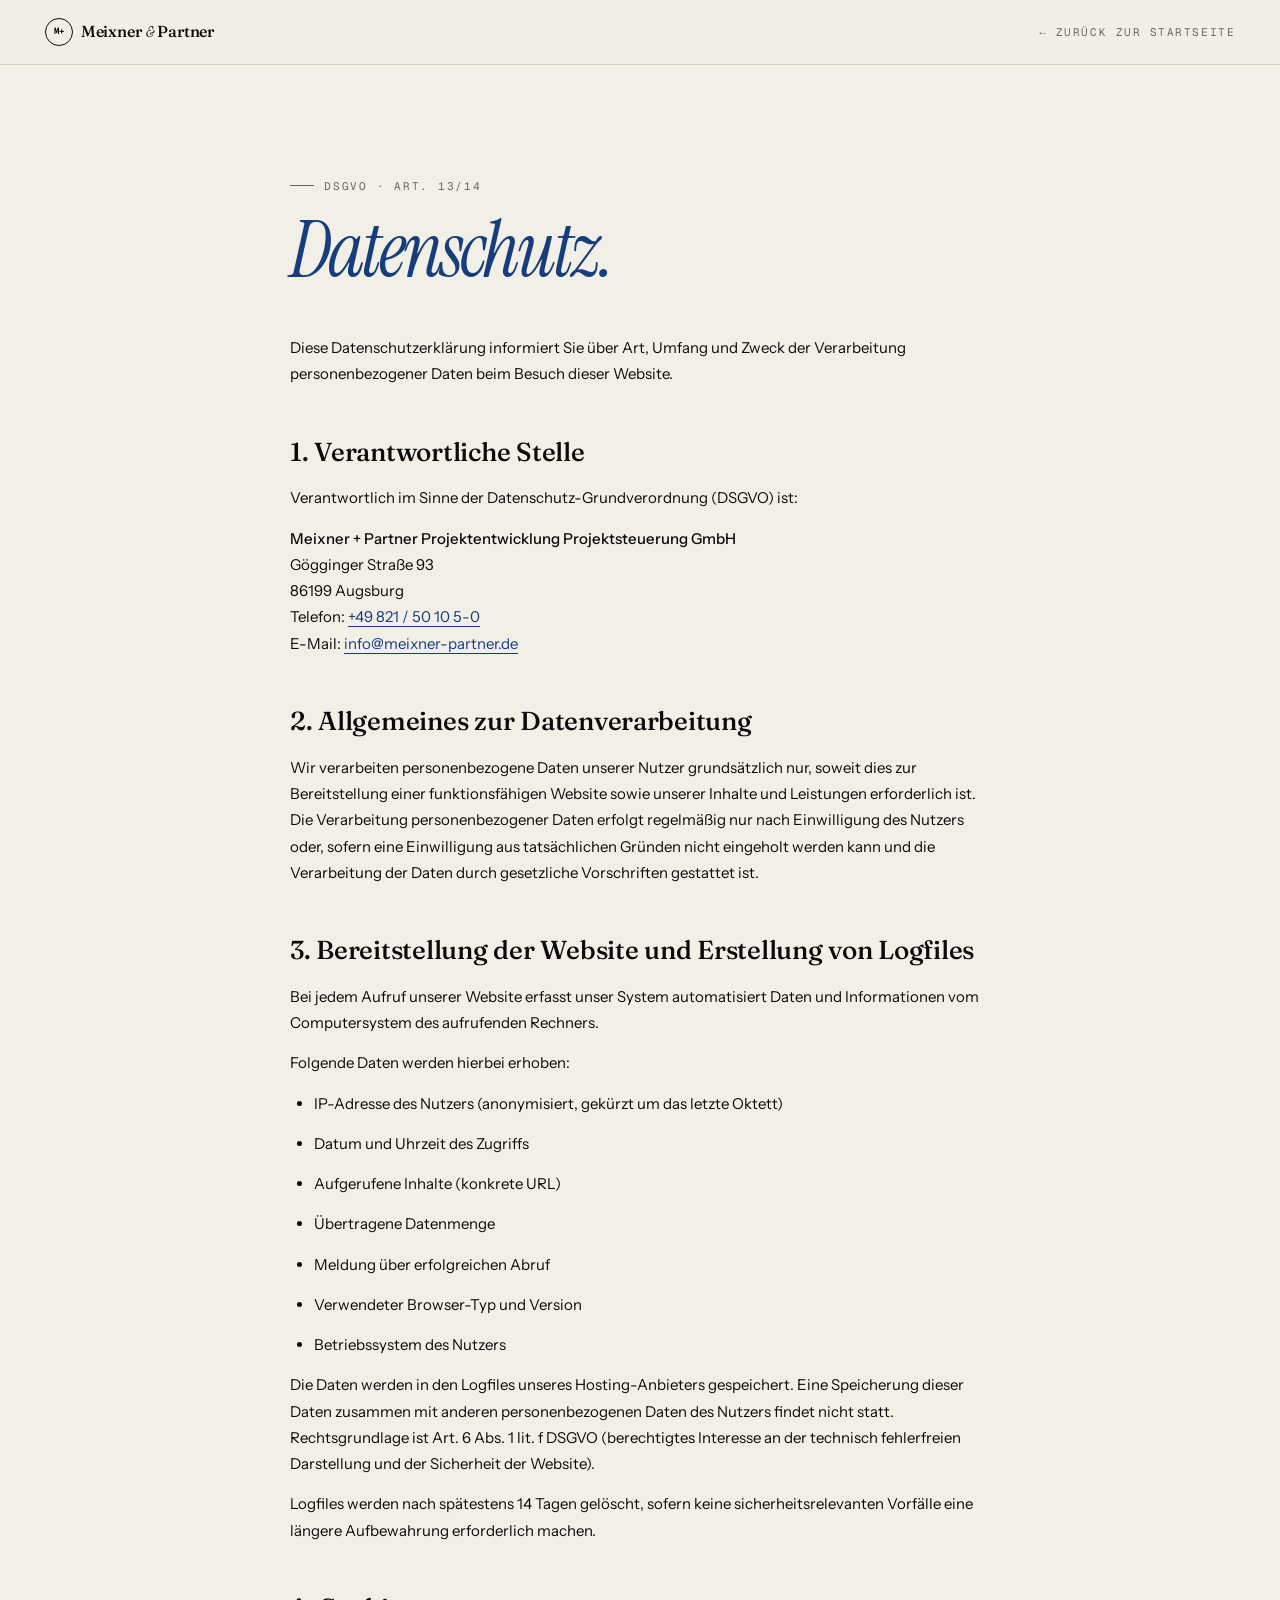
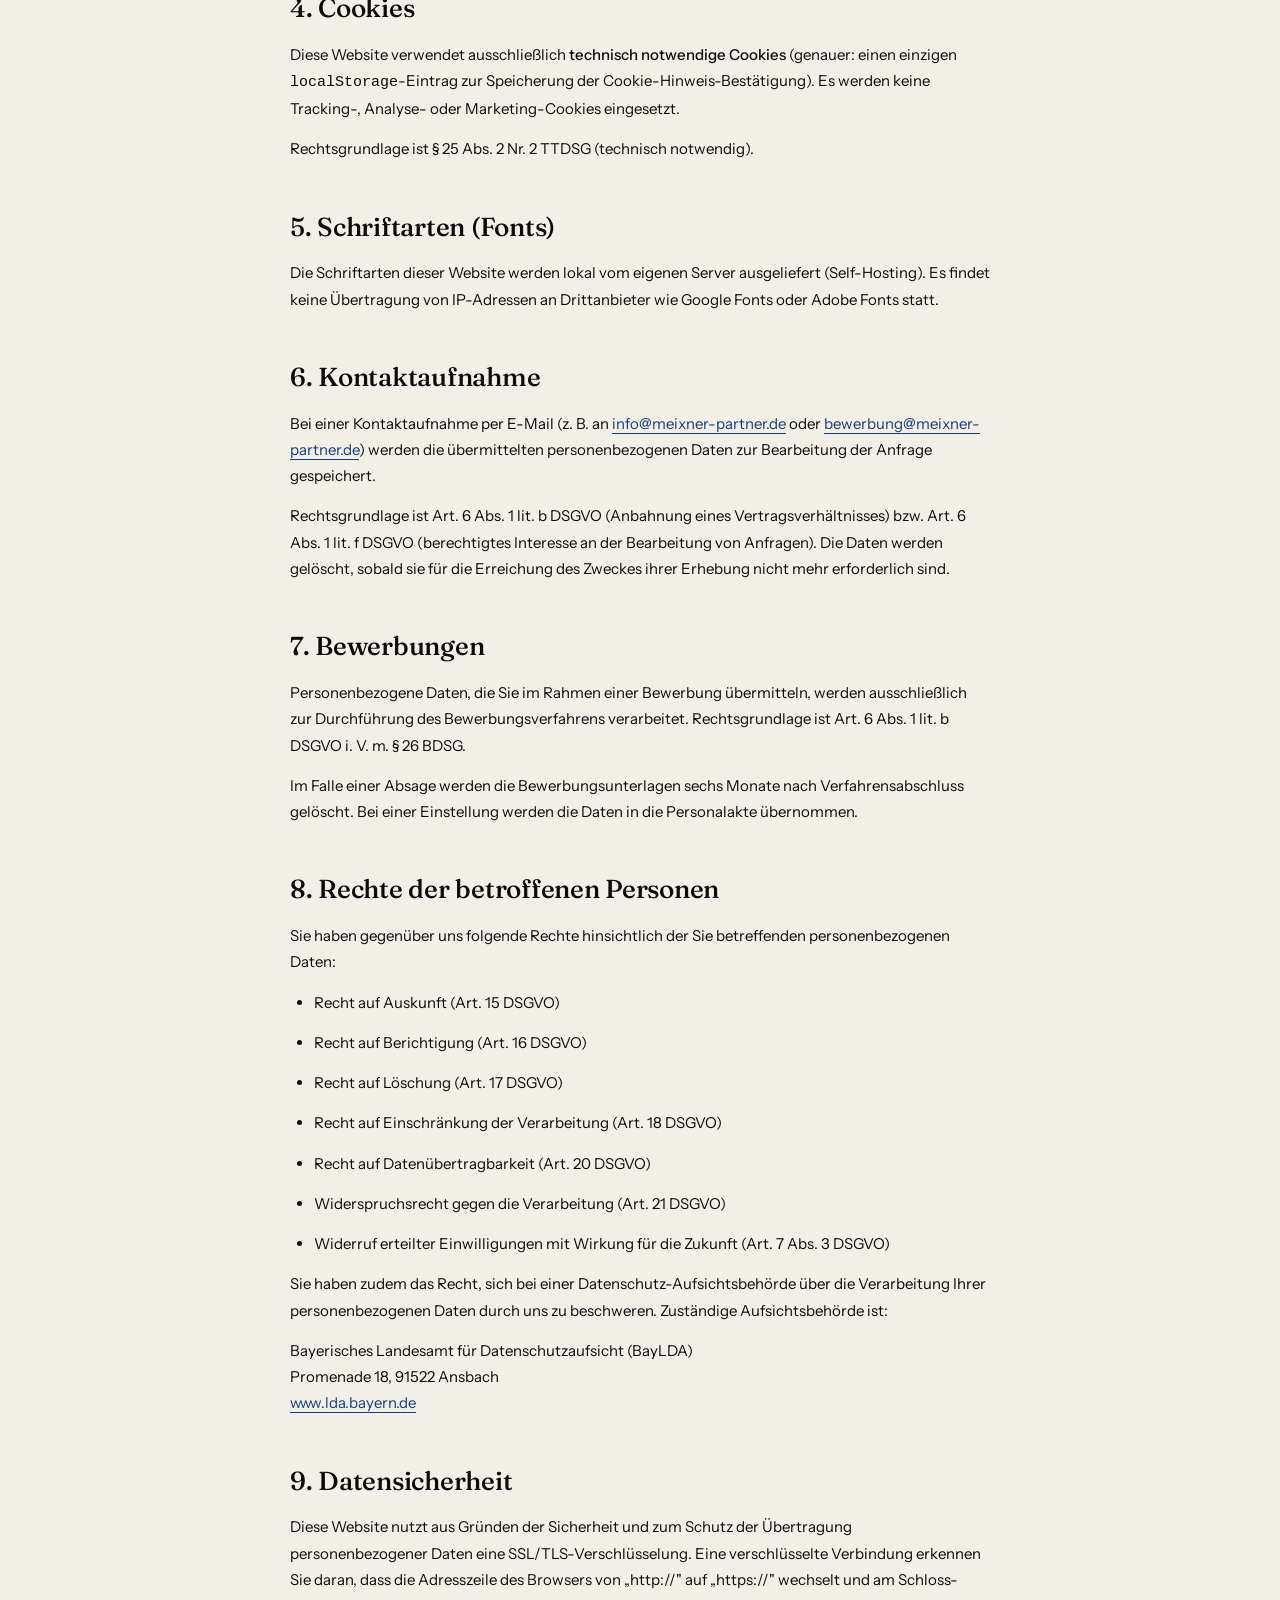
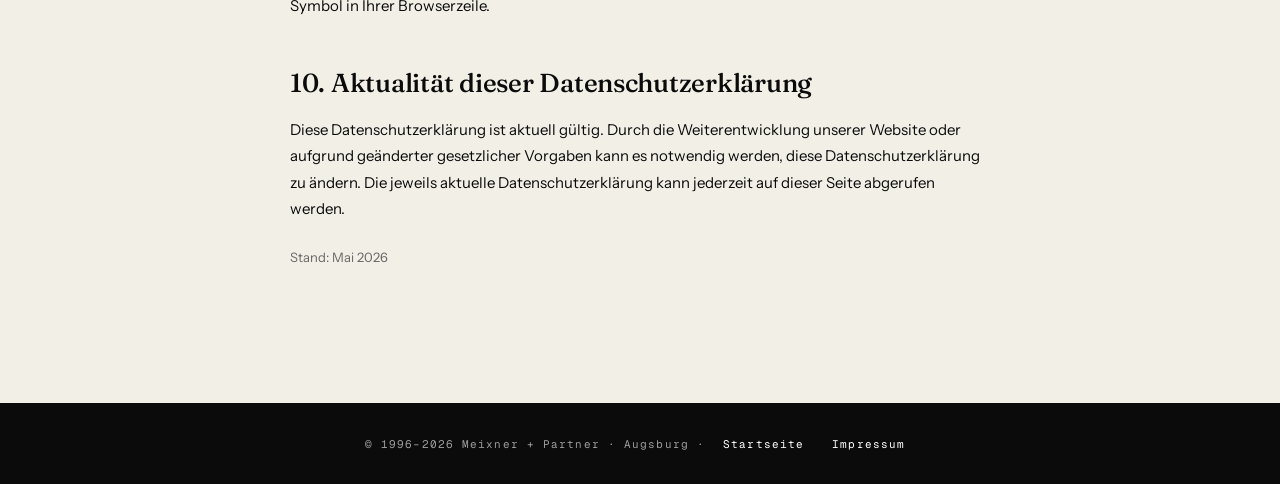
<file: datenschutz.html>
<!DOCTYPE html>
<html lang="de">
<head>
<meta charset="UTF-8">
<meta name="viewport" content="width=device-width, initial-scale=1.0">
<title>Datenschutz · Meixner + Partner</title>
<meta name="description" content="Datenschutzerklärung von Meixner + Partner Projektentwicklung Projektsteuerung GmbH, Augsburg.">
<meta name="robots" content="noindex, follow">
<link rel="icon" type="image/svg+xml" href="favicon.svg">
<link rel="stylesheet" href="fonts/fonts.css">
<link rel="stylesheet" href="compliance.css">
</head>
<body>

<nav class="c-nav">
  <a href="index.html" class="c-logo" aria-label="Startseite">
    <span class="c-logo-mark">M+</span>
    <span>Meixner <em>&amp;</em> Partner</span>
  </a>
  <a href="index.html" class="c-back">← Zurück zur Startseite</a>
</nav>

<main class="c-main">
  <span class="c-eyebrow">DSGVO · Art. 13/14</span>
  <h1 class="c-h1"><em>Datenschutz.</em></h1>

  <p>Diese Datenschutzerklärung informiert Sie über Art, Umfang und Zweck der Verarbeitung personenbezogener Daten beim Besuch dieser Website.</p>

  <h2 class="c-h2">1. Verantwortliche Stelle</h2>
  <p>
    Verantwortlich im Sinne der Datenschutz-Grundverordnung (DSGVO) ist:
  </p>
  <p>
    <strong>Meixner + Partner Projektentwicklung Projektsteuerung GmbH</strong><br>
    Gögginger Straße 93<br>
    86199 Augsburg<br>
    Telefon: <a href="tel:+498215010500">+49 821 / 50 10 5-0</a><br>
    E-Mail: <a href="mailto:info@meixner-partner.de">info@meixner-partner.de</a>
  </p>

  <h2 class="c-h2">2. Allgemeines zur Datenverarbeitung</h2>
  <p>
    Wir verarbeiten personenbezogene Daten unserer Nutzer grundsätzlich nur, soweit dies zur Bereitstellung einer funktionsfähigen Website sowie unserer Inhalte und Leistungen erforderlich ist. Die Verarbeitung personenbezogener Daten erfolgt regelmäßig nur nach Einwilligung des Nutzers oder, sofern eine Einwilligung aus tatsächlichen Gründen nicht eingeholt werden kann und die Verarbeitung der Daten durch gesetzliche Vorschriften gestattet ist.
  </p>

  <h2 class="c-h2">3. Bereitstellung der Website und Erstellung von Logfiles</h2>
  <p>
    Bei jedem Aufruf unserer Website erfasst unser System automatisiert Daten und Informationen vom Computersystem des aufrufenden Rechners.
  </p>
  <p>Folgende Daten werden hierbei erhoben:</p>
  <ul>
    <li>IP-Adresse des Nutzers (anonymisiert, gekürzt um das letzte Oktett)</li>
    <li>Datum und Uhrzeit des Zugriffs</li>
    <li>Aufgerufene Inhalte (konkrete URL)</li>
    <li>Übertragene Datenmenge</li>
    <li>Meldung über erfolgreichen Abruf</li>
    <li>Verwendeter Browser-Typ und Version</li>
    <li>Betriebssystem des Nutzers</li>
  </ul>
  <p>
    Die Daten werden in den Logfiles unseres Hosting-Anbieters gespeichert. Eine Speicherung dieser Daten zusammen mit anderen personenbezogenen Daten des Nutzers findet nicht statt. Rechtsgrundlage ist Art. 6 Abs. 1 lit. f DSGVO (berechtigtes Interesse an der technisch fehlerfreien Darstellung und der Sicherheit der Website).
  </p>
  <p>
    Logfiles werden nach spätestens 14 Tagen gelöscht, sofern keine sicherheitsrelevanten Vorfälle eine längere Aufbewahrung erforderlich machen.
  </p>

  <h2 class="c-h2">4. Cookies</h2>
  <p>
    Diese Website verwendet ausschließlich <strong>technisch notwendige Cookies</strong> (genauer: einen einzigen <code>localStorage</code>-Eintrag zur Speicherung der Cookie-Hinweis-Bestätigung). Es werden keine Tracking-, Analyse- oder Marketing-Cookies eingesetzt.
  </p>
  <p>
    Rechtsgrundlage ist § 25 Abs. 2 Nr. 2 TTDSG (technisch notwendig).
  </p>

  <h2 class="c-h2">5. Schriftarten (Fonts)</h2>
  <p>
    Die Schriftarten dieser Website werden lokal vom eigenen Server ausgeliefert (Self-Hosting). Es findet keine Übertragung von IP-Adressen an Drittanbieter wie Google Fonts oder Adobe Fonts statt.
  </p>

  <h2 class="c-h2">6. Kontaktaufnahme</h2>
  <p>
    Bei einer Kontaktaufnahme per E-Mail (z. B. an <a href="mailto:info@meixner-partner.de">info@meixner-partner.de</a> oder <a href="mailto:bewerbung@meixner-partner.de">bewerbung@meixner-partner.de</a>) werden die übermittelten personenbezogenen Daten zur Bearbeitung der Anfrage gespeichert.
  </p>
  <p>
    Rechtsgrundlage ist Art. 6 Abs. 1 lit. b DSGVO (Anbahnung eines Vertragsverhältnisses) bzw. Art. 6 Abs. 1 lit. f DSGVO (berechtigtes Interesse an der Bearbeitung von Anfragen). Die Daten werden gelöscht, sobald sie für die Erreichung des Zweckes ihrer Erhebung nicht mehr erforderlich sind.
  </p>

  <h2 class="c-h2">7. Bewerbungen</h2>
  <p>
    Personenbezogene Daten, die Sie im Rahmen einer Bewerbung übermitteln, werden ausschließlich zur Durchführung des Bewerbungsverfahrens verarbeitet. Rechtsgrundlage ist Art. 6 Abs. 1 lit. b DSGVO i. V. m. § 26 BDSG.
  </p>
  <p>
    Im Falle einer Absage werden die Bewerbungsunterlagen sechs Monate nach Verfahrensabschluss gelöscht. Bei einer Einstellung werden die Daten in die Personalakte übernommen.
  </p>

  <h2 class="c-h2">8. Rechte der betroffenen Personen</h2>
  <p>Sie haben gegenüber uns folgende Rechte hinsichtlich der Sie betreffenden personenbezogenen Daten:</p>
  <ul>
    <li>Recht auf Auskunft (Art. 15 DSGVO)</li>
    <li>Recht auf Berichtigung (Art. 16 DSGVO)</li>
    <li>Recht auf Löschung (Art. 17 DSGVO)</li>
    <li>Recht auf Einschränkung der Verarbeitung (Art. 18 DSGVO)</li>
    <li>Recht auf Datenübertragbarkeit (Art. 20 DSGVO)</li>
    <li>Widerspruchsrecht gegen die Verarbeitung (Art. 21 DSGVO)</li>
    <li>Widerruf erteilter Einwilligungen mit Wirkung für die Zukunft (Art. 7 Abs. 3 DSGVO)</li>
  </ul>
  <p>
    Sie haben zudem das Recht, sich bei einer Datenschutz-Aufsichtsbehörde über die Verarbeitung Ihrer personenbezogenen Daten durch uns zu beschweren. Zuständige Aufsichtsbehörde ist:
  </p>
  <p>
    Bayerisches Landesamt für Datenschutzaufsicht (BayLDA)<br>
    Promenade 18, 91522 Ansbach<br>
    <a href="https://www.lda.bayern.de" target="_blank" rel="noopener">www.lda.bayern.de</a>
  </p>

  <h2 class="c-h2">9. Datensicherheit</h2>
  <p>
    Diese Website nutzt aus Gründen der Sicherheit und zum Schutz der Übertragung personenbezogener Daten eine SSL/TLS-Verschlüsselung. Eine verschlüsselte Verbindung erkennen Sie daran, dass die Adresszeile des Browsers von „http://" auf „https://" wechselt und am Schloss-Symbol in Ihrer Browserzeile.
  </p>

  <h2 class="c-h2">10. Aktualität dieser Datenschutzerklärung</h2>
  <p>
    Diese Datenschutzerklärung ist aktuell gültig. Durch die Weiterentwicklung unserer Website oder aufgrund geänderter gesetzlicher Vorgaben kann es notwendig werden, diese Datenschutzerklärung zu ändern. Die jeweils aktuelle Datenschutzerklärung kann jederzeit auf dieser Seite abgerufen werden.
  </p>
  <p style="margin-top:24px;color:var(--ink-60);font-size:13px;">Stand: Mai 2026</p>
</main>

<footer class="c-foot">
  © 1996–<span id="year">2026</span> Meixner + Partner · Augsburg ·
  <a href="index.html">Startseite</a>
  <a href="impressum.html">Impressum</a>
  <script>document.getElementById('year').textContent = new Date().getFullYear();</script>
</footer>

</body>
</html>
</file>
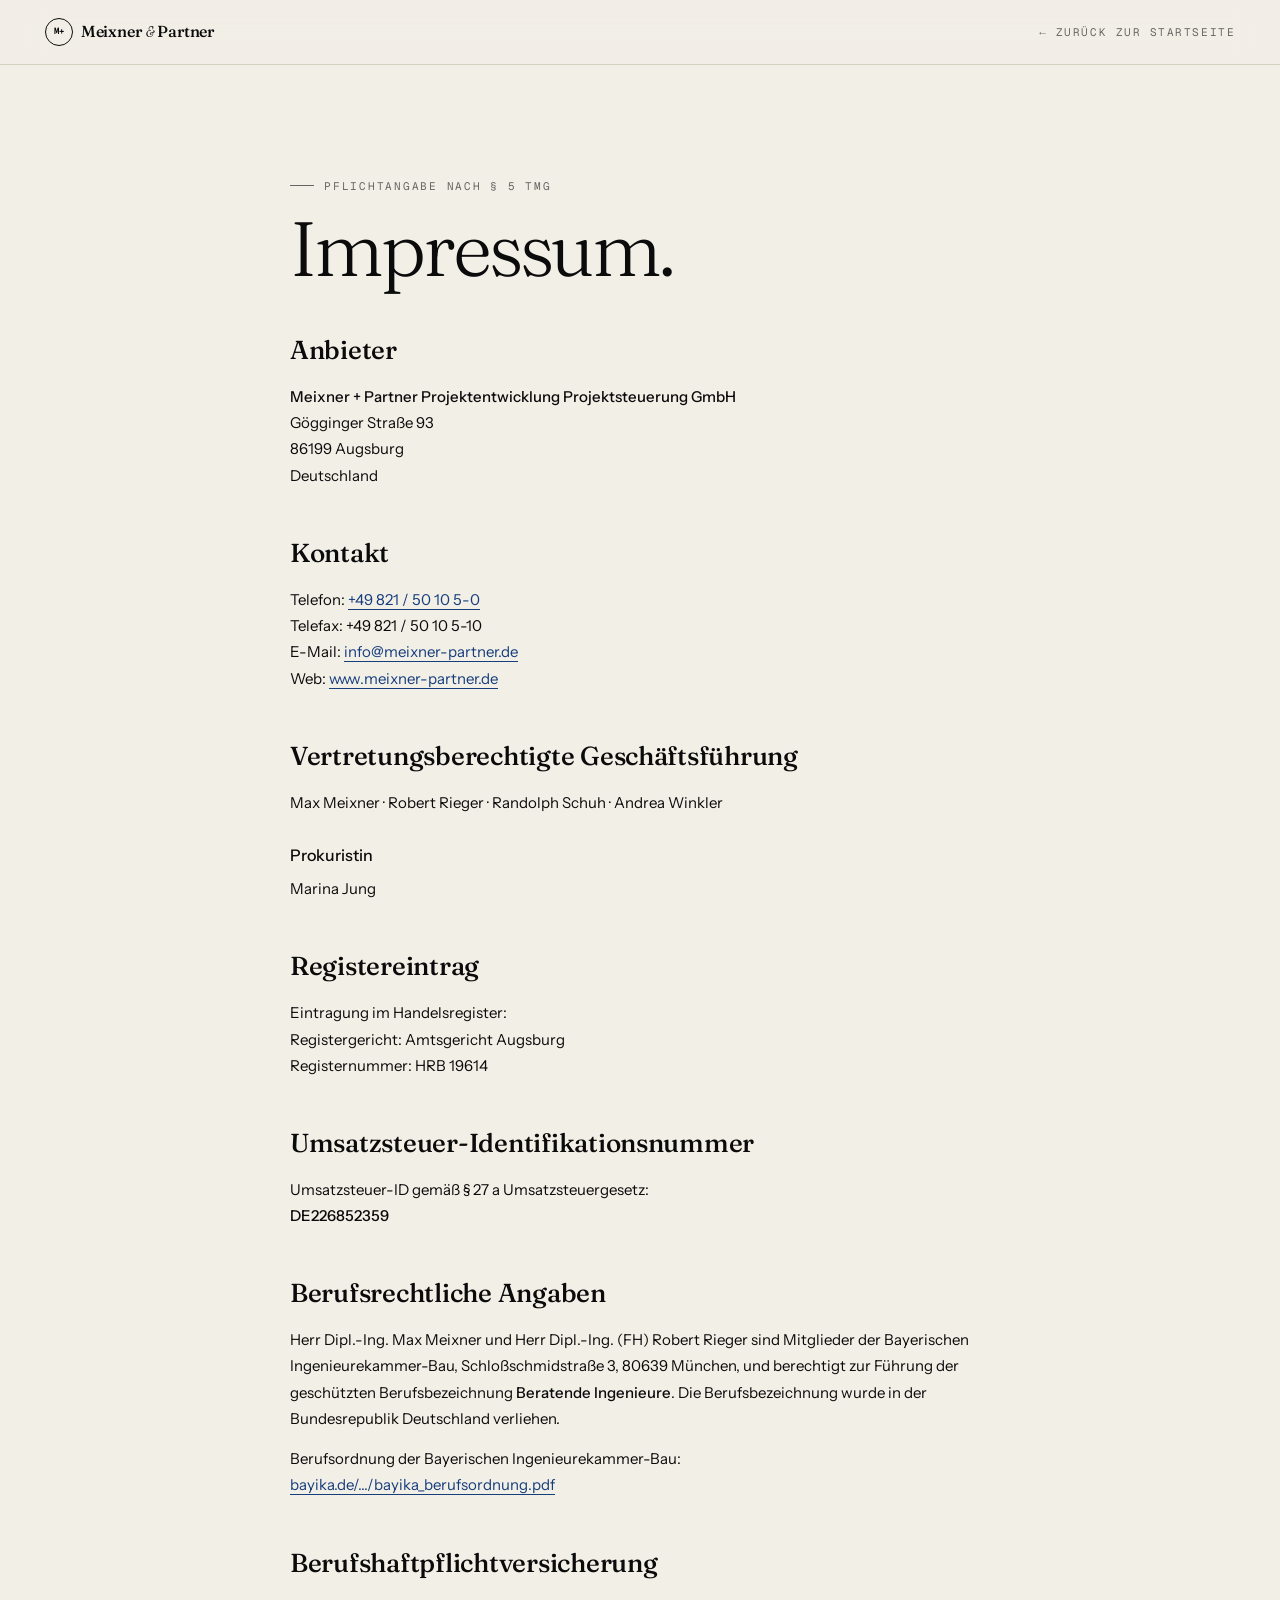
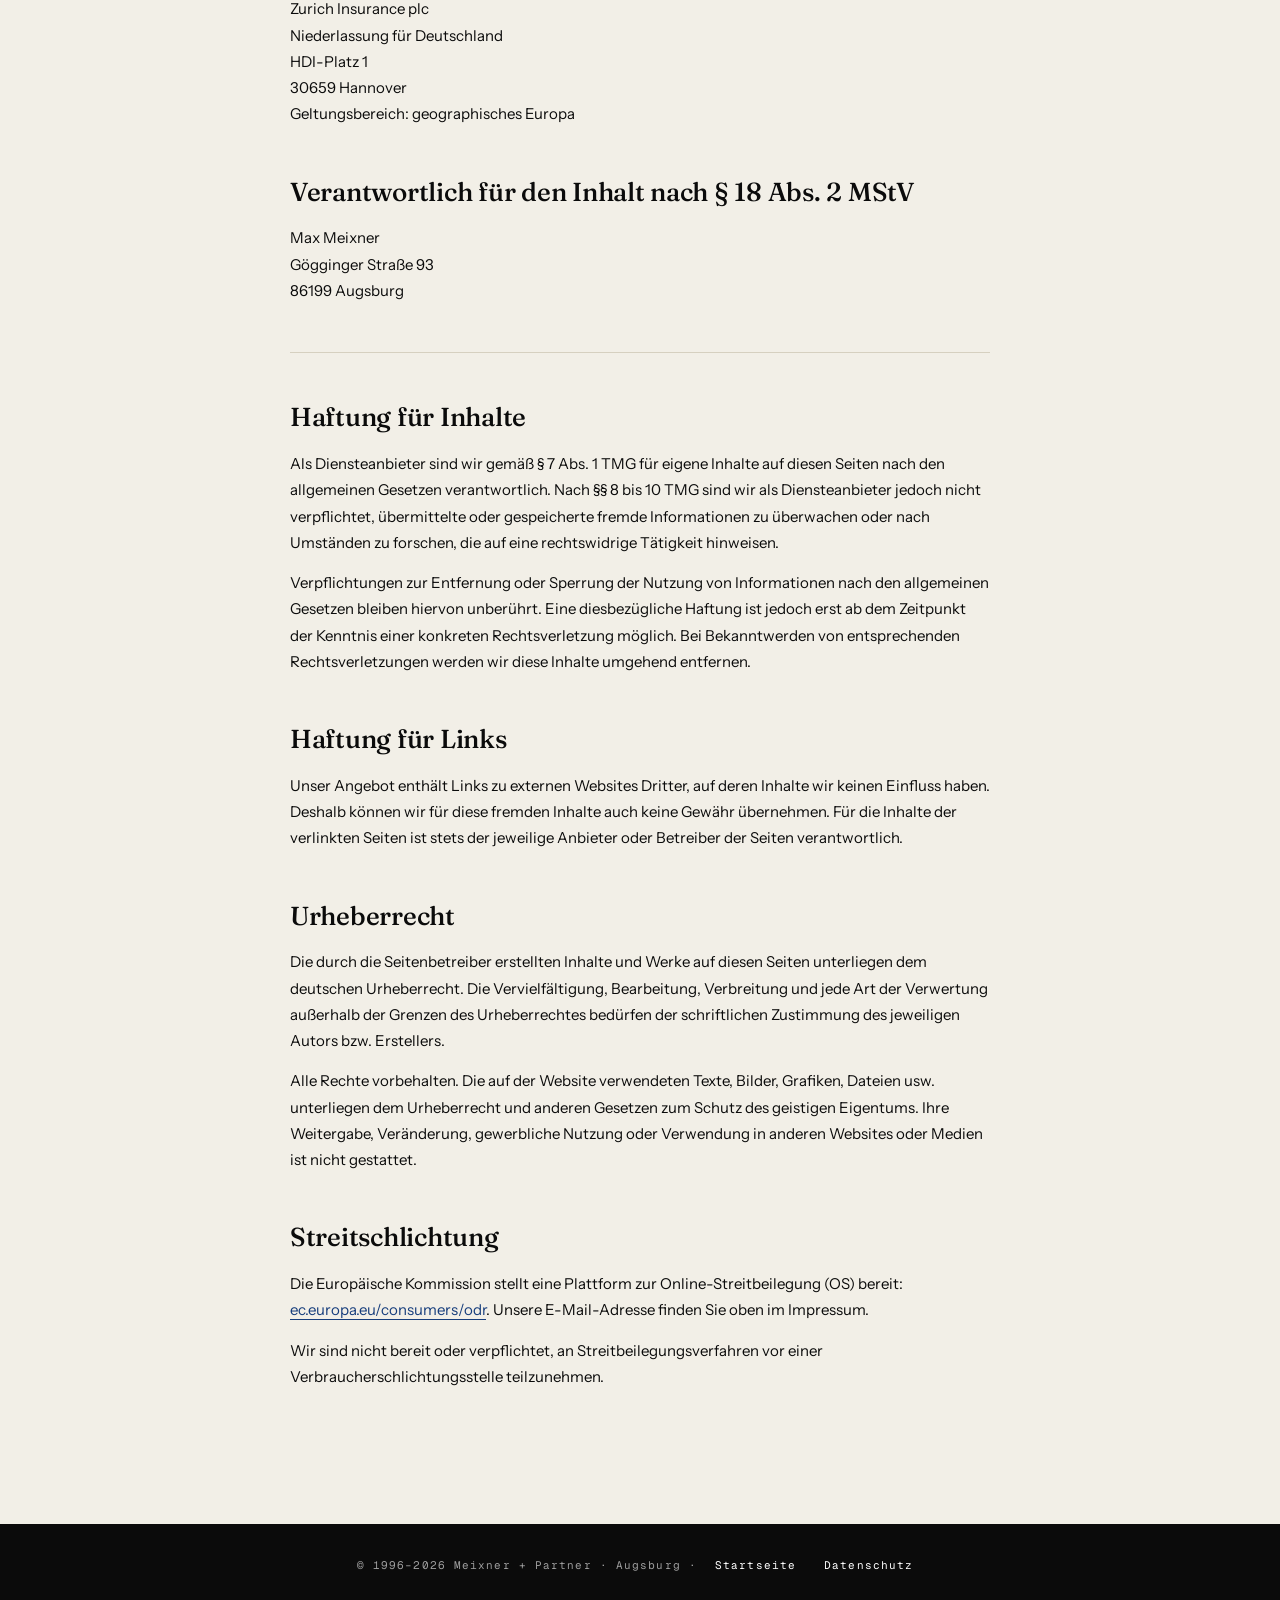
<file: impressum.html>
<!DOCTYPE html>
<html lang="de">
<head>
<meta charset="UTF-8">
<meta name="viewport" content="width=device-width, initial-scale=1.0">
<title>Impressum · Meixner + Partner</title>
<meta name="description" content="Impressum und rechtliche Angaben zu Meixner + Partner Projektentwicklung Projektsteuerung GmbH, Augsburg.">
<meta name="robots" content="noindex, follow">
<link rel="icon" type="image/svg+xml" href="favicon.svg">
<link rel="stylesheet" href="fonts/fonts.css">
<link rel="stylesheet" href="compliance.css">
</head>
<body>

<nav class="c-nav">
  <a href="index.html" class="c-logo" aria-label="Startseite">
    <span class="c-logo-mark">M+</span>
    <span>Meixner <em>&amp;</em> Partner</span>
  </a>
  <a href="index.html" class="c-back">← Zurück zur Startseite</a>
</nav>

<main class="c-main">
  <span class="c-eyebrow">Pflichtangabe nach § 5 TMG</span>
  <h1 class="c-h1">Impressum.</h1>

  <h2 class="c-h2">Anbieter</h2>
  <p>
    <strong>Meixner + Partner Projektentwicklung Projektsteuerung GmbH</strong><br>
    Gögginger Straße 93<br>
    86199 Augsburg<br>
    Deutschland
  </p>

  <h2 class="c-h2">Kontakt</h2>
  <p>
    Telefon: <a href="tel:+498215010500">+49 821 / 50 10 5-0</a><br>
    Telefax: +49 821 / 50 10 5-10<br>
    E-Mail: <a href="mailto:info@meixner-partner.de">info@meixner-partner.de</a><br>
    Web: <a href="https://meixner-partner.de">www.meixner-partner.de</a>
  </p>

  <h2 class="c-h2">Vertretungsberechtigte Geschäftsführung</h2>
  <p>
    Max Meixner · Robert Rieger · Randolph Schuh · Andrea Winkler
  </p>

  <h3 class="c-h3">Prokuristin</h3>
  <p>Marina Jung</p>

  <h2 class="c-h2">Registereintrag</h2>
  <p>
    Eintragung im Handelsregister:<br>
    Registergericht: Amtsgericht Augsburg<br>
    Registernummer: HRB 19614
  </p>

  <h2 class="c-h2">Umsatzsteuer-Identifikationsnummer</h2>
  <p>
    Umsatzsteuer-ID gemäß § 27 a Umsatzsteuergesetz:<br>
    <strong>DE226852359</strong>
  </p>

  <h2 class="c-h2">Berufsrechtliche Angaben</h2>
  <p>
    Herr Dipl.-Ing. Max Meixner und Herr Dipl.-Ing. (FH) Robert Rieger sind Mitglieder der Bayerischen Ingenieurekammer-Bau, Schloßschmidstraße 3, 80639 München, und berechtigt zur Führung der geschützten Berufsbezeichnung <strong>Beratende Ingenieure</strong>. Die Berufsbezeichnung wurde in der Bundesrepublik Deutschland verliehen.
  </p>
  <p>
    Berufsordnung der Bayerischen Ingenieurekammer-Bau:<br>
    <a href="https://bayika.de/de/kammer/aufgaben/rechtliche-grundlagen/pdf/bayika_berufsordnung.pdf" target="_blank" rel="noopener">bayika.de/.../bayika_berufsordnung.pdf</a>
  </p>

  <h2 class="c-h2">Berufshaftpflichtversicherung</h2>
  <p>
    Zurich Insurance plc<br>
    Niederlassung für Deutschland<br>
    HDI-Platz 1<br>
    30659 Hannover<br>
    Geltungsbereich: geographisches Europa
  </p>

  <h2 class="c-h2">Verantwortlich für den Inhalt nach § 18 Abs. 2 MStV</h2>
  <p>
    Max Meixner<br>
    Gögginger Straße 93<br>
    86199 Augsburg
  </p>

  <hr class="c-divider">

  <h2 class="c-h2">Haftung für Inhalte</h2>
  <p>
    Als Diensteanbieter sind wir gemäß § 7 Abs. 1 TMG für eigene Inhalte auf diesen Seiten nach den allgemeinen Gesetzen verantwortlich. Nach §§ 8 bis 10 TMG sind wir als Diensteanbieter jedoch nicht verpflichtet, übermittelte oder gespeicherte fremde Informationen zu überwachen oder nach Umständen zu forschen, die auf eine rechtswidrige Tätigkeit hinweisen.
  </p>
  <p>
    Verpflichtungen zur Entfernung oder Sperrung der Nutzung von Informationen nach den allgemeinen Gesetzen bleiben hiervon unberührt. Eine diesbezügliche Haftung ist jedoch erst ab dem Zeitpunkt der Kenntnis einer konkreten Rechtsverletzung möglich. Bei Bekanntwerden von entsprechenden Rechtsverletzungen werden wir diese Inhalte umgehend entfernen.
  </p>

  <h2 class="c-h2">Haftung für Links</h2>
  <p>
    Unser Angebot enthält Links zu externen Websites Dritter, auf deren Inhalte wir keinen Einfluss haben. Deshalb können wir für diese fremden Inhalte auch keine Gewähr übernehmen. Für die Inhalte der verlinkten Seiten ist stets der jeweilige Anbieter oder Betreiber der Seiten verantwortlich.
  </p>

  <h2 class="c-h2">Urheberrecht</h2>
  <p>
    Die durch die Seitenbetreiber erstellten Inhalte und Werke auf diesen Seiten unterliegen dem deutschen Urheberrecht. Die Vervielfältigung, Bearbeitung, Verbreitung und jede Art der Verwertung außerhalb der Grenzen des Urheberrechtes bedürfen der schriftlichen Zustimmung des jeweiligen Autors bzw. Erstellers.
  </p>
  <p>
    Alle Rechte vorbehalten. Die auf der Website verwendeten Texte, Bilder, Grafiken, Dateien usw. unterliegen dem Urheberrecht und anderen Gesetzen zum Schutz des geistigen Eigentums. Ihre Weitergabe, Veränderung, gewerbliche Nutzung oder Verwendung in anderen Websites oder Medien ist nicht gestattet.
  </p>

  <h2 class="c-h2">Streitschlichtung</h2>
  <p>
    Die Europäische Kommission stellt eine Plattform zur Online-Streitbeilegung (OS) bereit: <a href="https://ec.europa.eu/consumers/odr/" target="_blank" rel="noopener">ec.europa.eu/consumers/odr</a>. Unsere E-Mail-Adresse finden Sie oben im Impressum.
  </p>
  <p>
    Wir sind nicht bereit oder verpflichtet, an Streitbeilegungsverfahren vor einer Verbraucherschlichtungsstelle teilzunehmen.
  </p>
</main>

<footer class="c-foot">
  © 1996–<span id="year">2026</span> Meixner + Partner · Augsburg ·
  <a href="index.html">Startseite</a>
  <a href="datenschutz.html">Datenschutz</a>
  <script>document.getElementById('year').textContent = new Date().getFullYear();</script>
</footer>

</body>
</html>
</file>
<file: fonts/fonts.css>
/* ==========================================================================
   SELF-HOSTED FONTS — DSGVO-konform (kein Drittanbieter, keine IP-Übertragung)
   Quelle: Google Webfonts Helper (gwfh.mranftl.com), Subset: latin
   ========================================================================== */

/* FRAUNCES — Display Serif */
@font-face{
  font-family:'Fraunces';font-style:normal;font-weight:300;font-display:swap;
  src:url('fraunces-v38-latin-300.woff2') format('woff2');
}
@font-face{
  font-family:'Fraunces';font-style:normal;font-weight:400;font-display:swap;
  src:url('fraunces-v38-latin-regular.woff2') format('woff2');
}
@font-face{
  font-family:'Fraunces';font-style:normal;font-weight:500;font-display:swap;
  src:url('fraunces-v38-latin-500.woff2') format('woff2');
}
@font-face{
  font-family:'Fraunces';font-style:normal;font-weight:600;font-display:swap;
  src:url('fraunces-v38-latin-600.woff2') format('woff2');
}
@font-face{
  font-family:'Fraunces';font-style:normal;font-weight:700;font-display:swap;
  src:url('fraunces-v38-latin-700.woff2') format('woff2');
}
@font-face{
  font-family:'Fraunces';font-style:italic;font-weight:300;font-display:swap;
  src:url('fraunces-v38-latin-300italic.woff2') format('woff2');
}
@font-face{
  font-family:'Fraunces';font-style:italic;font-weight:400;font-display:swap;
  src:url('fraunces-v38-latin-italic.woff2') format('woff2');
}

/* GEIST — Sans (Display/UI) */
@font-face{
  font-family:'Geist';font-style:normal;font-weight:300;font-display:swap;
  src:url('geist-v5-latin-300.woff2') format('woff2');
}
@font-face{
  font-family:'Geist';font-style:normal;font-weight:400;font-display:swap;
  src:url('geist-v5-latin-regular.woff2') format('woff2');
}
@font-face{
  font-family:'Geist';font-style:normal;font-weight:500;font-display:swap;
  src:url('geist-v5-latin-500.woff2') format('woff2');
}
@font-face{
  font-family:'Geist';font-style:normal;font-weight:600;font-display:swap;
  src:url('geist-v5-latin-600.woff2') format('woff2');
}
@font-face{
  font-family:'Geist';font-style:normal;font-weight:700;font-display:swap;
  src:url('geist-v5-latin-700.woff2') format('woff2');
}

/* GEIST MONO — Mono (Eyebrows, Code, Counters) */
@font-face{
  font-family:'Geist Mono';font-style:normal;font-weight:400;font-display:swap;
  src:url('geist-mono-v5-latin-regular.woff2') format('woff2');
}
@font-face{
  font-family:'Geist Mono';font-style:normal;font-weight:500;font-display:swap;
  src:url('geist-mono-v5-latin-500.woff2') format('woff2');
}
@font-face{
  font-family:'Geist Mono';font-style:normal;font-weight:600;font-display:swap;
  src:url('geist-mono-v5-latin-600.woff2') format('woff2');
}

/* INSTRUMENT SANS — Body */
@font-face{
  font-family:'Instrument Sans';font-style:normal;font-weight:400;font-display:swap;
  src:url('instrument-sans-v4-latin-regular.woff2') format('woff2');
}
@font-face{
  font-family:'Instrument Sans';font-style:normal;font-weight:500;font-display:swap;
  src:url('instrument-sans-v4-latin-500.woff2') format('woff2');
}
@font-face{
  font-family:'Instrument Sans';font-style:italic;font-weight:400;font-display:swap;
  src:url('instrument-sans-v4-latin-italic.woff2') format('woff2');
}

/* INSTRUMENT SERIF — Italic Accents */
@font-face{
  font-family:'Instrument Serif';font-style:normal;font-weight:400;font-display:swap;
  src:url('instrument-serif-v5-latin-regular.woff2') format('woff2');
}
@font-face{
  font-family:'Instrument Serif';font-style:italic;font-weight:400;font-display:swap;
  src:url('instrument-serif-v5-latin-italic.woff2') format('woff2');
}
</file>
<file: compliance.css>
/* ==========================================================================
   COMPLIANCE PAGES — Impressum & Datenschutz
   Shared minimal stylesheet — uses same fonts as main site
   ========================================================================== */
:root{
  --ink:#0B0B0B;
  --ink-60:rgba(11,11,11,0.6);
  --ink-40:rgba(11,11,11,0.4);
  --paper:#F2EFE7;
  --blue:#163D7C;
  --line:#D6D0C0;
  --ff-display:'Fraunces', 'Times New Roman', serif;
  --ff-body:'Instrument Sans', sans-serif;
  --ff-mono:'Geist Mono', monospace;
}
*,*::before,*::after{box-sizing:border-box;margin:0;padding:0}
body{
  font-family:var(--ff-body);background:var(--paper);color:var(--ink);
  font-size:16px;line-height:1.7;
  -webkit-font-smoothing:antialiased;
  padding:0;
}
.c-nav{
  position:sticky;top:0;background:rgba(242,239,231,0.94);
  backdrop-filter:blur(20px);
  border-bottom:1px solid var(--line);
  padding:18px clamp(20px,3.5vw,60px);
  display:flex;align-items:center;justify-content:space-between;
  z-index:100;
}
.c-logo{
  font-family:var(--ff-display);font-weight:500;font-size:16px;
  letter-spacing:-0.01em;
  font-variation-settings:"opsz" 36;
  text-decoration:none;color:var(--ink);
  display:inline-flex;align-items:center;gap:8px;
}
.c-logo em{font-family:'Instrument Serif',serif;font-style:italic;font-weight:400}
.c-logo-mark{
  width:28px;height:28px;border-radius:50%;border:1px solid currentColor;
  display:inline-flex;align-items:center;justify-content:center;
  font-family:var(--ff-mono);font-size:9px;font-weight:600;
}
.c-back{
  font-family:var(--ff-mono);font-size:11px;
  letter-spacing:0.14em;text-transform:uppercase;
  color:var(--ink-60);text-decoration:none;
  display:inline-flex;align-items:center;gap:8px;
  transition:color 0.2s;
}
.c-back:hover{color:var(--ink)}
main.c-main{
  max-width:780px;margin:0 auto;
  padding:clamp(48px,8vw,120px) clamp(20px,5vw,40px) clamp(60px,10vw,120px);
}
.c-eyebrow{
  font-family:var(--ff-mono);font-size:11px;
  letter-spacing:0.16em;text-transform:uppercase;
  color:var(--ink-60);
  display:inline-flex;align-items:center;gap:10px;
  margin-bottom:18px;
}
.c-eyebrow::before{content:'';width:24px;height:1px;background:currentColor}
.c-h1{
  font-family:var(--ff-display);font-weight:300;
  font-variation-settings:"opsz" 144;
  font-size:clamp(40px,6vw,80px);line-height:0.95;letter-spacing:-0.04em;
  margin-bottom:48px;color:var(--ink);
}
.c-h1 em{font-family:'Instrument Serif',serif;font-style:italic;color:var(--blue);font-weight:400}
.c-h2{
  font-family:var(--ff-display);font-weight:500;
  font-variation-settings:"opsz" 36;
  font-size:clamp(20px,2.2vw,26px);line-height:1.3;letter-spacing:-0.01em;
  margin-top:48px;margin-bottom:16px;color:var(--ink);
}
.c-h3{
  font-family:var(--ff-body);font-weight:500;
  font-size:16px;line-height:1.4;
  margin-top:28px;margin-bottom:10px;color:var(--ink);
}
.c-main p, .c-main li{
  font-size:15px;line-height:1.75;color:var(--ink);
  margin-bottom:14px;
}
.c-main strong{font-weight:500}
.c-main ul{padding-left:24px;margin-bottom:14px}
.c-main a{
  color:var(--blue);text-decoration:none;
  border-bottom:1px solid currentColor;transition:opacity 0.2s;
}
.c-main a:hover{opacity:0.7}
.c-divider{
  height:1px;background:var(--line);
  margin:48px 0;border:none;
}
.c-foot{
  background:var(--ink);color:rgba(255,255,255,0.6);
  padding:32px clamp(20px,3.5vw,60px);
  text-align:center;
  font-family:var(--ff-mono);font-size:11px;
  letter-spacing:0.1em;
}
.c-foot a{color:#fff;text-decoration:none;margin:0 10px}
.c-foot a:hover{opacity:0.7}
</file>
